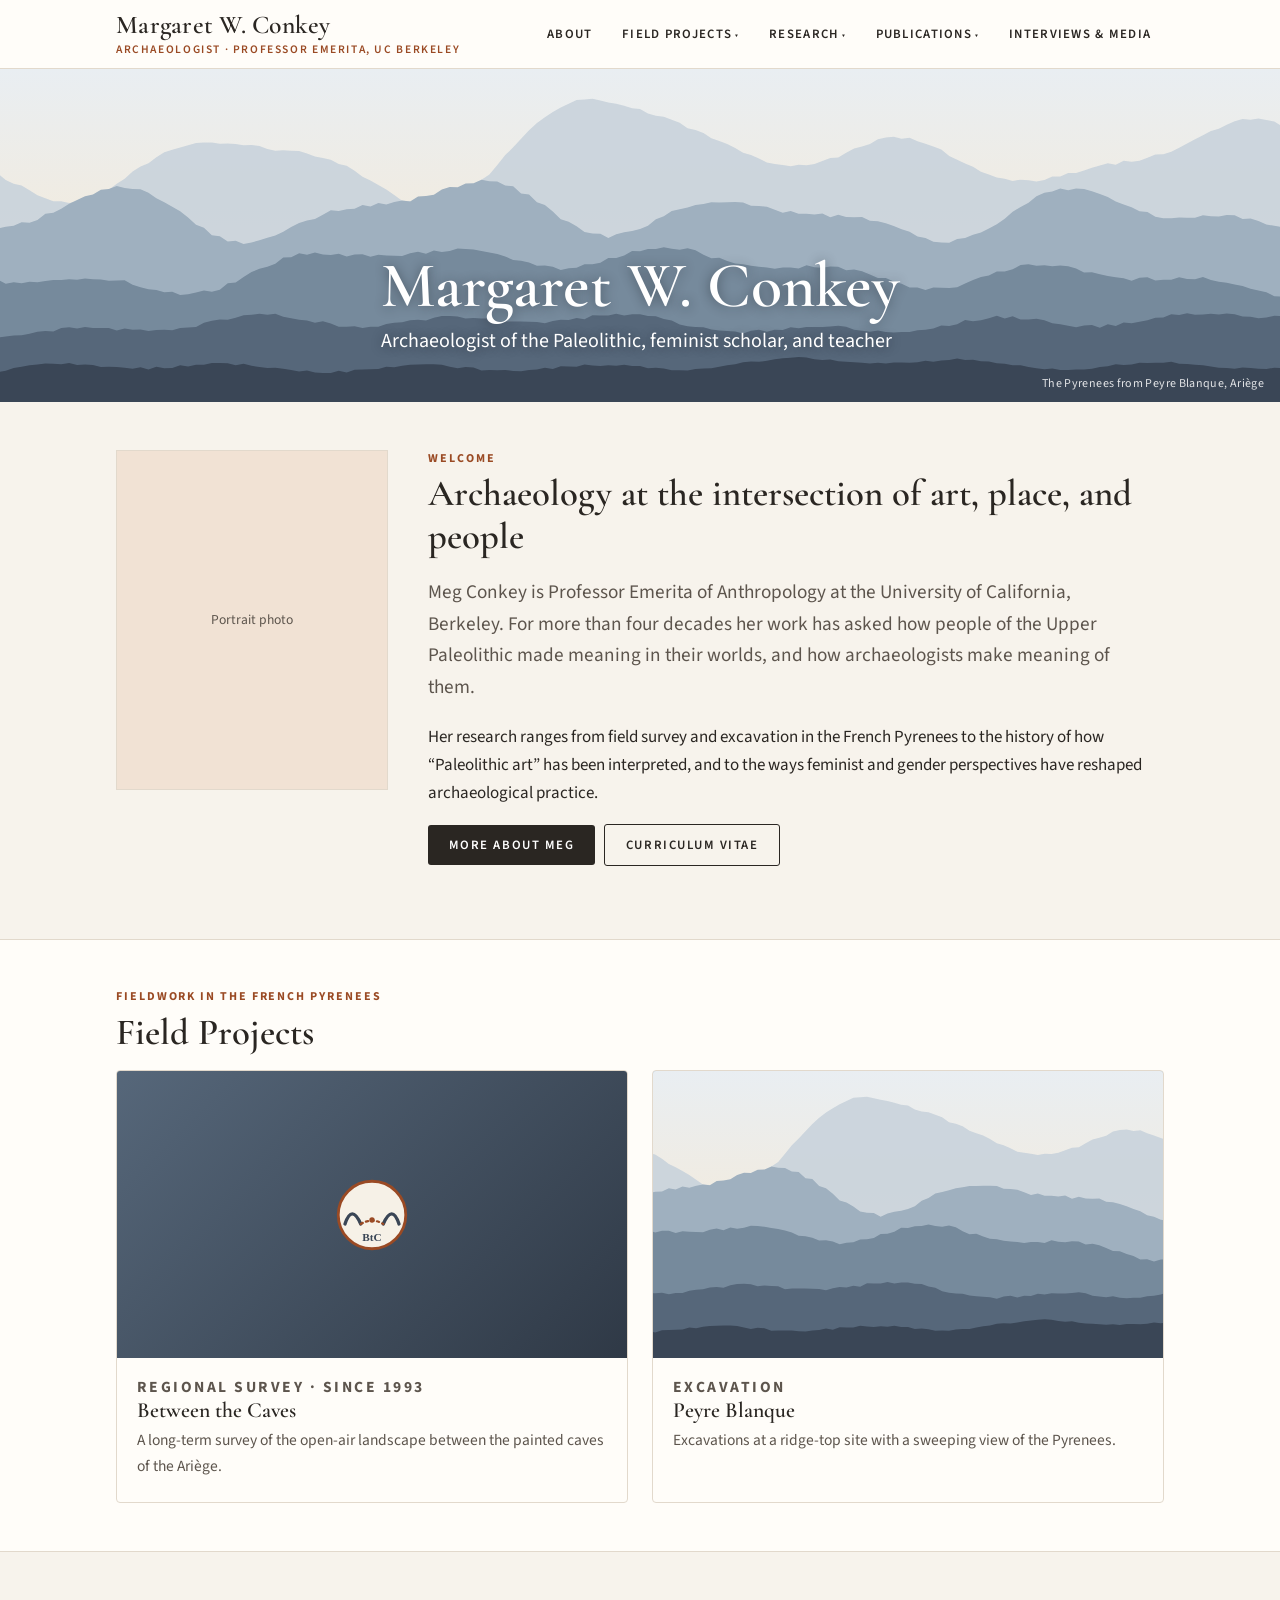
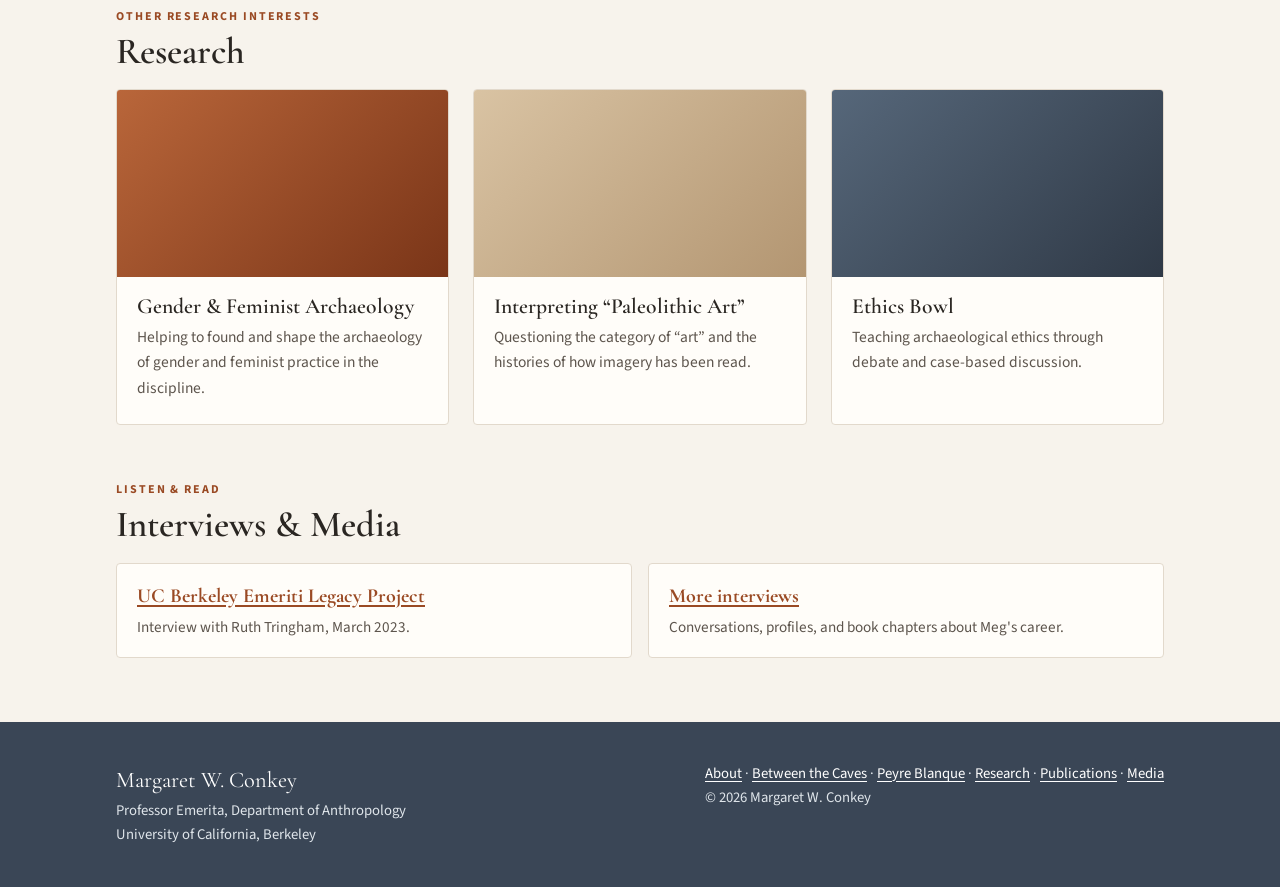
<file: index.html>
<!doctype html>
<html lang="en">
<head>
  <meta charset="utf-8">
  <meta name="viewport" content="width=device-width, initial-scale=1">
  <title>Margaret W. Conkey | Archaeologist</title>
  <meta name="description" content="Margaret W. Conkey, Professor Emerita of Anthropology at UC Berkeley: Paleolithic archaeology in the French Pyrenees, feminist archaeology, and the interpretation of Paleolithic art.">
  <link rel="preconnect" href="https://fonts.googleapis.com">
  <link rel="preconnect" href="https://fonts.gstatic.com" crossorigin>
  <link href="https://fonts.googleapis.com/css2?family=Cormorant+Garamond:wght@500;600;700&family=Source+Sans+3:wght@400;600;700&display=swap" rel="stylesheet">
  <link rel="stylesheet" href="assets/css/style.css">
  <script src="assets/js/site.js" defer></script>
</head>
<body>
  <a class="skip-link" href="#content">Skip to content</a>

  <header class="site-header">
    <div class="wrap">
      <a class="brand" href="index.html">Margaret W. Conkey<small>Archaeologist · Professor Emerita, UC Berkeley</small></a>
      <button class="nav-toggle" aria-expanded="false" aria-controls="main-nav">Menu</button>
      <nav class="main-nav" id="main-nav" aria-label="Main">
        <ul>
          <li><a href="about.html">About</a></li>
          <li class="has-sub">
            <button class="menu-btn" aria-expanded="false">Field Projects</button>
            <ul class="submenu">
              <li><a href="between-the-caves.html">Between the Caves (1993–)</a></li>
              <li><a href="peyre-blanque.html">Peyre Blanque Excavations</a></li>
            </ul>
          </li>
          <li class="has-sub">
            <button class="menu-btn" aria-expanded="false">Research</button>
            <ul class="submenu">
              <li><a href="research.html#gender">Gender &amp; Feminist Archaeology</a></li>
              <li><a href="research.html#paleolithic-art">Interpreting “Paleolithic Art”</a></li>
              <li><a href="research.html#ethics-bowl">Ethics Bowl</a></li>
            </ul>
          </li>
          <li class="has-sub">
            <button class="menu-btn" aria-expanded="false">Publications</button>
            <ul class="submenu">
              <li><a href="publications.html#recent">Recent Publications</a></li>
              <li><a href="publications.html#classic">“Classic” Publications</a></li>
              <li><a href="about.html#cv">Curriculum Vitae</a></li>
            </ul>
          </li>
          <li><a href="media.html">Interviews &amp; Media</a></li>
        </ul>
      </nav>
    </div>
  </header>

  <div class="panorama" role="img" aria-label="Panoramic view of the Pyrenees mountains from the Peyre Blanque site, Ariège, France">
    <div class="wrap hero-text">
      <h1>Margaret W. Conkey</h1>
      <p>Archaeologist of the Paleolithic, feminist scholar, and teacher</p>
    </div>
    <span class="caption">The Pyrenees from Peyre Blanque, Ariège</span>
  </div>

  <main id="content">
    <div class="wrap">
      <section class="intro-grid">
        <div class="portrait"><!-- EDIT: replace with <img src="assets/img/meg-portrait.jpg" alt="Margaret Conkey"> -->Portrait photo</div>
        <div>
          <p class="eyebrow">Welcome</p>
          <h2>Archaeology at the intersection of art, place, and people</h2>
          <!-- EDIT: replace with Meg's own "general background" paragraph(s) -->
          <p class="lede">Meg Conkey is Professor Emerita of Anthropology at the University of California, Berkeley. For more than four decades her work has asked how people of the Upper Paleolithic made meaning in their worlds, and how archaeologists make meaning of them.</p>
          <p>Her research ranges from field survey and excavation in the French Pyrenees to the history of how “Paleolithic art” has been interpreted, and to the ways feminist and gender perspectives have reshaped archaeological practice.</p>
          <p><a class="button" href="about.html">More about Meg</a> &nbsp; <a class="button ghost" href="about.html#cv">Curriculum Vitae</a></p>
        </div>
      </section>
    </div>

    <div class="band" style="margin-top:3.5rem">
      <div class="wrap">
        <section>
          <p class="eyebrow">Fieldwork in the French Pyrenees</p>
          <h2>Field Projects</h2>
          <div class="cards">
            <a class="card" href="between-the-caves.html">
              <div class="thumb slate"><img src="assets/img/btc-mark.svg" alt=""></div>
              <div class="body">
                <p class="eyebrow">Regional survey · since 1993</p>
                <h3>Between the Caves</h3>
                <p>A long-term survey of the open-air landscape between the painted caves of the Ariège.</p>
              </div>
            </a>
            <a class="card" href="peyre-blanque.html">
              <div class="thumb"></div>
              <div class="body">
                <p class="eyebrow">Excavation</p>
                <h3>Peyre Blanque</h3>
                <p>Excavations at a ridge-top site with a sweeping view of the Pyrenees.</p>
              </div>
            </a>
          </div>
        </section>
      </div>
    </div>

    <div class="wrap">
      <section style="margin-top:3.5rem">
        <p class="eyebrow">Other research interests</p>
        <h2>Research</h2>
        <div class="cards">
          <a class="card" href="research.html#gender">
            <div class="thumb ochre"></div>
            <div class="body"><h3>Gender &amp; Feminist Archaeology</h3><p>Helping to found and shape the archaeology of gender and feminist practice in the discipline.</p></div>
          </a>
          <a class="card" href="research.html#paleolithic-art">
            <div class="thumb sand"></div>
            <div class="body"><h3>Interpreting “Paleolithic Art”</h3><p>Questioning the category of “art” and the histories of how imagery has been read.</p></div>
          </a>
          <a class="card" href="research.html#ethics-bowl">
            <div class="thumb slate"></div>
            <div class="body"><h3>Ethics Bowl</h3><p>Teaching archaeological ethics through debate and case-based discussion.</p></div>
          </a>
        </div>
      </section>

      <section>
        <p class="eyebrow">Listen &amp; read</p>
        <h2>Interviews &amp; Media</h2>
        <ul class="links">
          <li><strong><a href="https://retirement.berkeley.edu/meg-conkey-professor-emerita-anthropology">UC Berkeley Emeriti Legacy Project</a></strong><span>Interview with Ruth Tringham, March 2023.</span></li>
          <li><strong><a href="media.html">More interviews</a></strong><span>Conversations, profiles, and book chapters about Meg's career.</span></li>
        </ul>
      </section>
    </div>
  </main>

  <footer class="site-footer">
    <div class="wrap">
      <div>
        <div class="name">Margaret W. Conkey</div>
        Professor Emerita, Department of Anthropology<br>
        University of California, Berkeley
      </div>
      <div>
        <a href="about.html">About</a> · <a href="between-the-caves.html">Between the Caves</a> ·
        <a href="peyre-blanque.html">Peyre Blanque</a> · <a href="research.html">Research</a> ·
        <a href="publications.html">Publications</a> · <a href="media.html">Media</a><br>
        © <span id="year">2026</span> Margaret W. Conkey
      </div>
    </div>
  </footer>
</body>
</html>
</file>
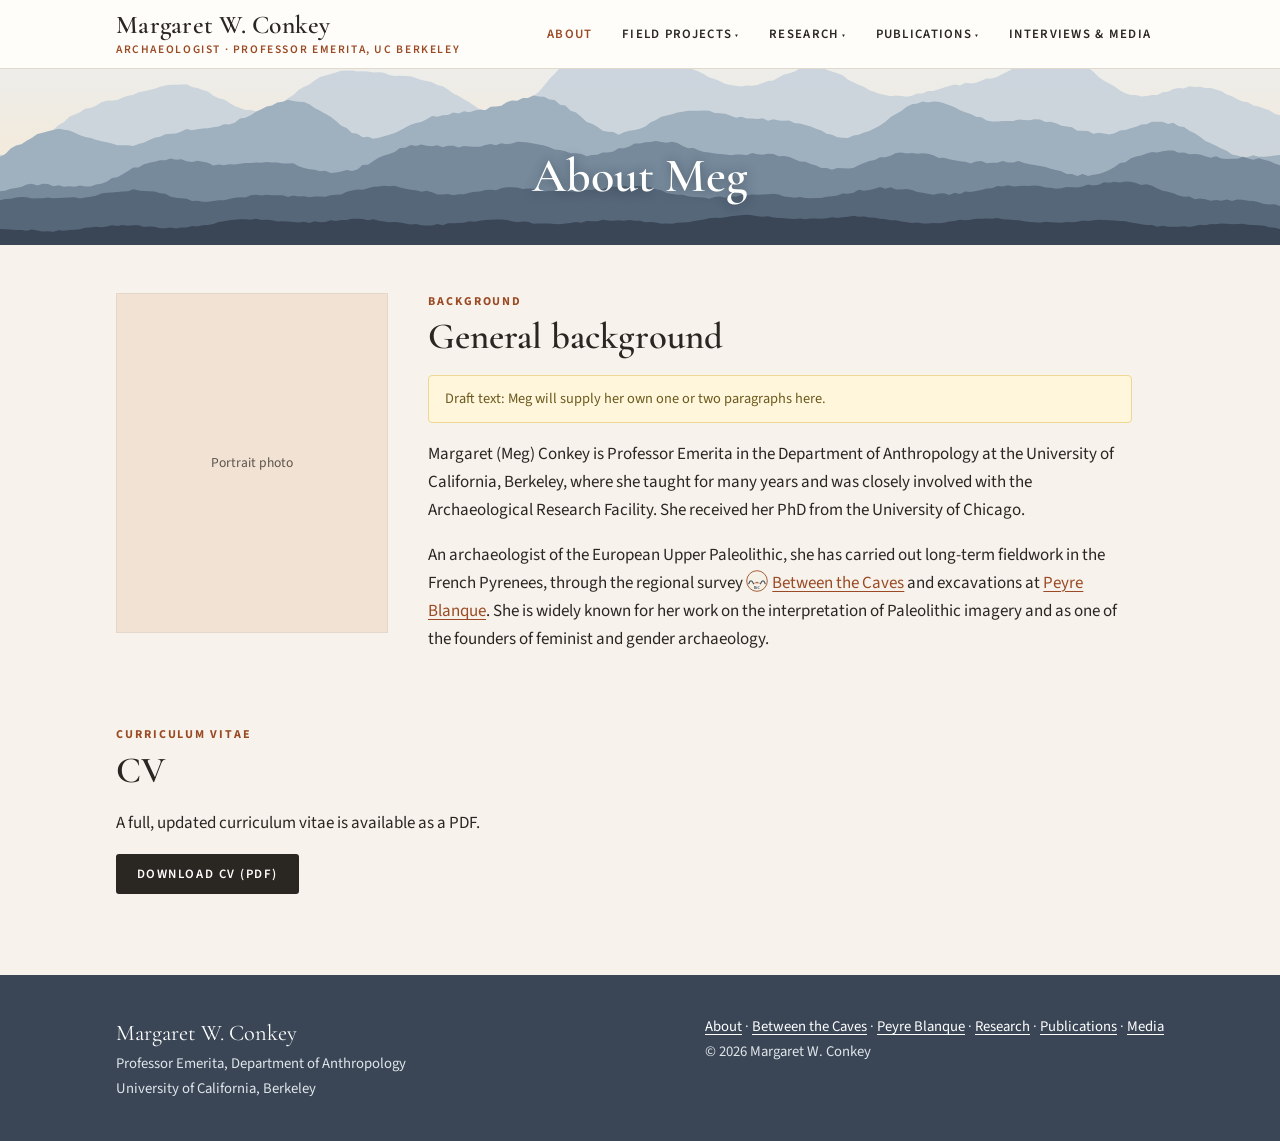
<file: about.html>
<!doctype html>
<html lang="en">
<head>
  <meta charset="utf-8">
  <meta name="viewport" content="width=device-width, initial-scale=1">
  <title>About | Margaret W. Conkey</title>
  <meta name="description" content="Background and curriculum vitae of archaeologist Margaret W. Conkey.">
  <link rel="preconnect" href="https://fonts.googleapis.com">
  <link rel="preconnect" href="https://fonts.gstatic.com" crossorigin>
  <link href="https://fonts.googleapis.com/css2?family=Cormorant+Garamond:wght@500;600;700&family=Source+Sans+3:wght@400;600;700&display=swap" rel="stylesheet">
  <link rel="stylesheet" href="assets/css/style.css">
  <script src="assets/js/site.js" defer></script>
</head>
<body>
  <a class="skip-link" href="#content">Skip to content</a>

  <header class="site-header">
    <div class="wrap">
      <a class="brand" href="index.html">Margaret W. Conkey<small>Archaeologist · Professor Emerita, UC Berkeley</small></a>
      <button class="nav-toggle" aria-expanded="false" aria-controls="main-nav">Menu</button>
      <nav class="main-nav" id="main-nav" aria-label="Main">
        <ul>
          <li><a href="about.html" aria-current="page">About</a></li>
          <li class="has-sub">
            <button class="menu-btn" aria-expanded="false">Field Projects</button>
            <ul class="submenu">
              <li><a href="between-the-caves.html">Between the Caves (1993–)</a></li>
              <li><a href="peyre-blanque.html">Peyre Blanque Excavations</a></li>
            </ul>
          </li>
          <li class="has-sub">
            <button class="menu-btn" aria-expanded="false">Research</button>
            <ul class="submenu">
              <li><a href="research.html#gender">Gender &amp; Feminist Archaeology</a></li>
              <li><a href="research.html#paleolithic-art">Interpreting “Paleolithic Art”</a></li>
              <li><a href="research.html#ethics-bowl">Ethics Bowl</a></li>
            </ul>
          </li>
          <li class="has-sub">
            <button class="menu-btn" aria-expanded="false">Publications</button>
            <ul class="submenu">
              <li><a href="publications.html#recent">Recent Publications</a></li>
              <li><a href="publications.html#classic">“Classic” Publications</a></li>
              <li><a href="about.html#cv">Curriculum Vitae</a></li>
            </ul>
          </li>
          <li><a href="media.html">Interviews &amp; Media</a></li>
        </ul>
      </nav>
    </div>
  </header>

  <div class="panorama short">
    <div class="wrap hero-text"><h1>About Meg</h1></div>
  </div>

  <main id="content">
    <div class="wrap">
      <section class="intro-grid">
        <div class="portrait">Portrait photo</div>
        <div class="prose">
          <p class="eyebrow">Background</p>
          <h2>General background</h2>
          <p class="note">Draft text: Meg will supply her own one or two paragraphs here.</p>
          <!-- EDIT: replace both paragraphs with Meg's background text -->
          <p>Margaret (Meg) Conkey is Professor Emerita in the Department of Anthropology at the University of California, Berkeley, where she taught for many years and was closely involved with the Archaeological Research Facility. She received her PhD from the University of Chicago.</p>
          <p>An archaeologist of the European Upper Paleolithic, she has carried out long-term fieldwork in the French Pyrenees, through the regional survey <a href="between-the-caves.html"><img class="btc-inline" src="assets/img/btc-mark.svg" alt="">Between the Caves</a> and excavations at <a href="peyre-blanque.html">Peyre Blanque</a>. She is widely known for her work on the interpretation of Paleolithic imagery and as one of the founders of feminist and gender archaeology.</p>
        </div>
      </section>

      <section id="cv">
        <p class="eyebrow">Curriculum Vitae</p>
        <h2>CV</h2>
        <p class="prose">A full, updated curriculum vitae is available as a PDF.</p>
        <!-- EDIT: put the PDF at assets/docs/conkey-cv.pdf -->
        <p><a class="button" href="assets/docs/conkey-cv.pdf">Download CV (PDF)</a></p>
      </section>
    </div>
  </main>

  <footer class="site-footer">
    <div class="wrap">
      <div>
        <div class="name">Margaret W. Conkey</div>
        Professor Emerita, Department of Anthropology<br>
        University of California, Berkeley
      </div>
      <div>
        <a href="about.html">About</a> · <a href="between-the-caves.html">Between the Caves</a> ·
        <a href="peyre-blanque.html">Peyre Blanque</a> · <a href="research.html">Research</a> ·
        <a href="publications.html">Publications</a> · <a href="media.html">Media</a><br>
        © <span id="year">2026</span> Margaret W. Conkey
      </div>
    </div>
  </footer>
</body>
</html>
</file>
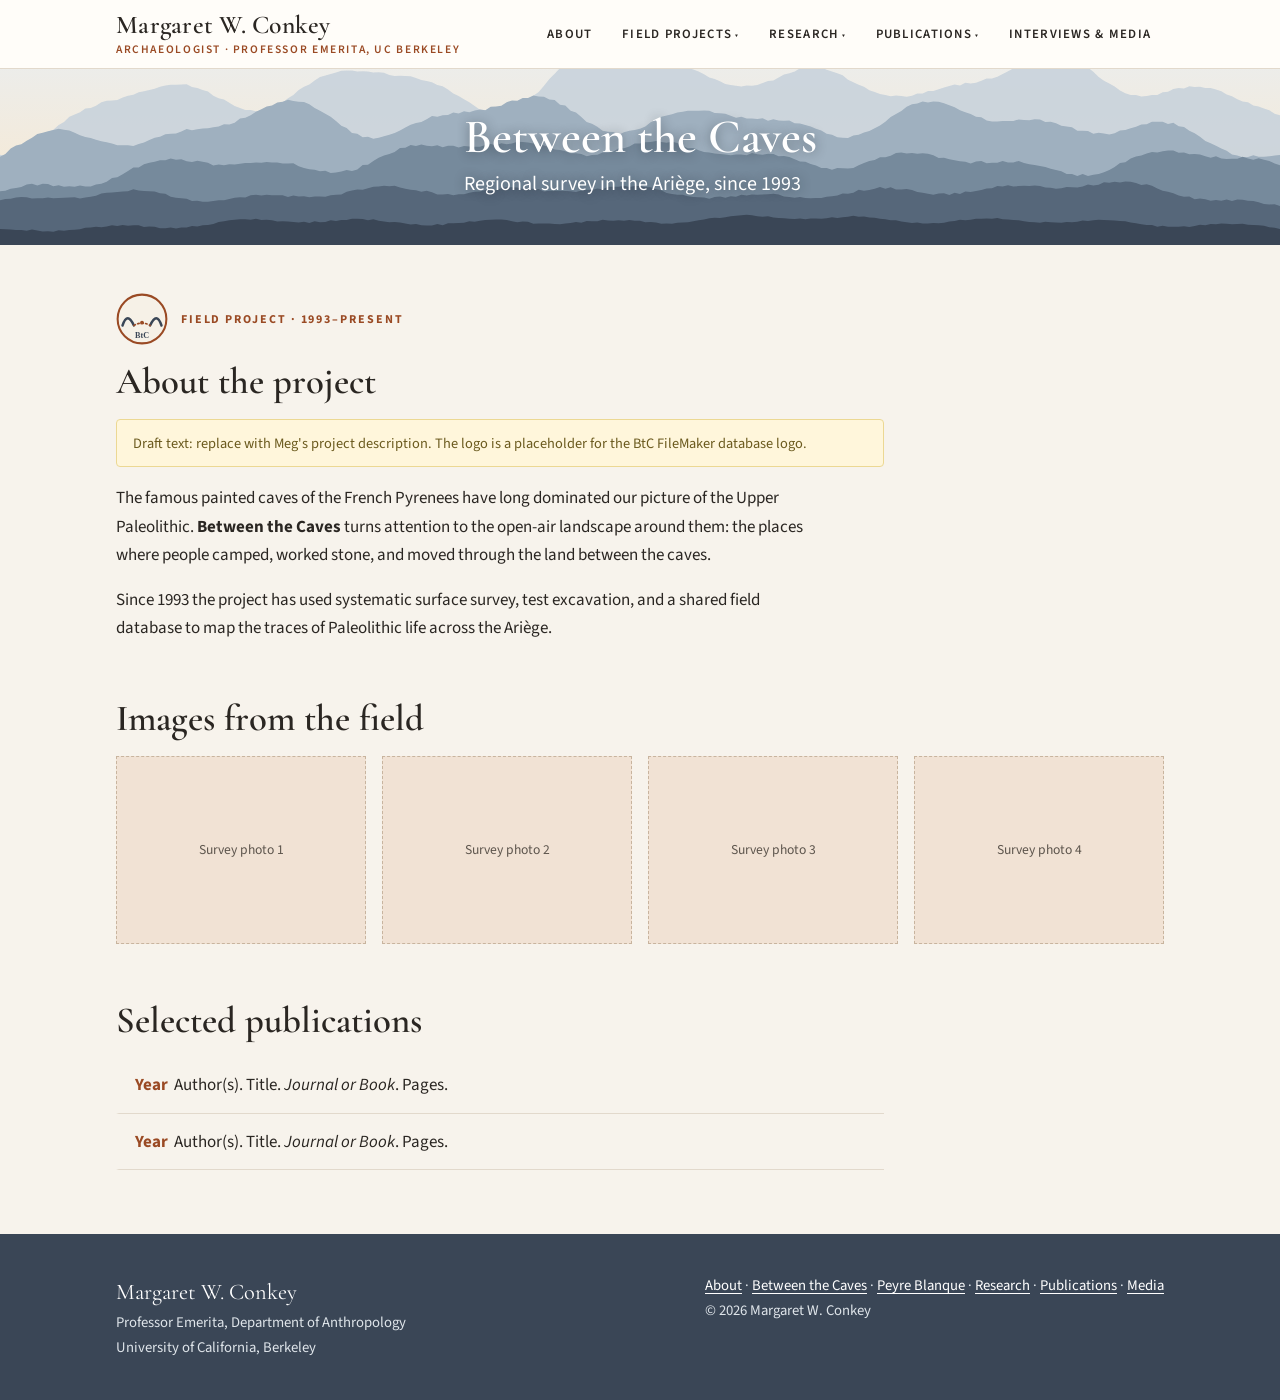
<file: between-the-caves.html>
<!doctype html>
<html lang="en">
<head>
  <meta charset="utf-8">
  <meta name="viewport" content="width=device-width, initial-scale=1">
  <title>Between the Caves | Margaret W. Conkey</title>
  <meta name="description" content="Between the Caves: a regional archaeological survey in the Ariège, French Pyrenees, since 1993.">
  <link rel="preconnect" href="https://fonts.googleapis.com">
  <link rel="preconnect" href="https://fonts.gstatic.com" crossorigin>
  <link href="https://fonts.googleapis.com/css2?family=Cormorant+Garamond:wght@500;600;700&family=Source+Sans+3:wght@400;600;700&display=swap" rel="stylesheet">
  <link rel="stylesheet" href="assets/css/style.css">
  <script src="assets/js/site.js" defer></script>
</head>
<body>
  <a class="skip-link" href="#content">Skip to content</a>

  <header class="site-header">
    <div class="wrap">
      <a class="brand" href="index.html">Margaret W. Conkey<small>Archaeologist · Professor Emerita, UC Berkeley</small></a>
      <button class="nav-toggle" aria-expanded="false" aria-controls="main-nav">Menu</button>
      <nav class="main-nav" id="main-nav" aria-label="Main">
        <ul>
          <li><a href="about.html">About</a></li>
          <li class="has-sub">
            <button class="menu-btn" aria-expanded="false">Field Projects</button>
            <ul class="submenu">
              <li><a href="between-the-caves.html" aria-current="page">Between the Caves (1993–)</a></li>
              <li><a href="peyre-blanque.html">Peyre Blanque Excavations</a></li>
            </ul>
          </li>
          <li class="has-sub">
            <button class="menu-btn" aria-expanded="false">Research</button>
            <ul class="submenu">
              <li><a href="research.html#gender">Gender &amp; Feminist Archaeology</a></li>
              <li><a href="research.html#paleolithic-art">Interpreting “Paleolithic Art”</a></li>
              <li><a href="research.html#ethics-bowl">Ethics Bowl</a></li>
            </ul>
          </li>
          <li class="has-sub">
            <button class="menu-btn" aria-expanded="false">Publications</button>
            <ul class="submenu">
              <li><a href="publications.html#recent">Recent Publications</a></li>
              <li><a href="publications.html#classic">“Classic” Publications</a></li>
              <li><a href="about.html#cv">Curriculum Vitae</a></li>
            </ul>
          </li>
          <li><a href="media.html">Interviews &amp; Media</a></li>
        </ul>
      </nav>
    </div>
  </header>

  <div class="panorama short">
    <div class="wrap hero-text"><h1>Between the Caves</h1><p>Regional survey in the Ariège, since 1993</p></div>
  </div>

  <main id="content">
    <div class="wrap">
      <section>
        <div class="btc-flag"><img src="assets/img/btc-mark.svg" alt="Between the Caves logo"><p class="eyebrow" style="margin:0">Field project · 1993–present</p></div>
        <h2 style="margin-top:1rem">About the project</h2>
        <p class="note">Draft text: replace with Meg's project description. The logo is a placeholder for the BtC FileMaker database logo.</p>
        <div class="prose">
          <!-- EDIT: project description -->
          <p>The famous painted caves of the French Pyrenees have long dominated our picture of the Upper Paleolithic. <strong>Between the Caves</strong> turns attention to the open-air landscape around them: the places where people camped, worked stone, and moved through the land between the caves.</p>
          <p>Since 1993 the project has used systematic surface survey, test excavation, and a shared field database to map the traces of Paleolithic life across the Ariège.</p>
        </div>
      </section>

      <section>
        <h2>Images from the field</h2>
        <!-- EDIT: replace placeholders with <img src="assets/img/btc-1.jpg" alt="..."> -->
        <div class="gallery">
          <div class="ph">Survey photo 1</div><div class="ph">Survey photo 2</div>
          <div class="ph">Survey photo 3</div><div class="ph">Survey photo 4</div>
        </div>
      </section>

      <section>
        <h2>Selected publications</h2>
        <ul class="pubs">
          <!-- EDIT: add BtC publications -->
          <li><span class="year">Year</span>Author(s). Title. <em>Journal or Book</em>. Pages.</li>
          <li><span class="year">Year</span>Author(s). Title. <em>Journal or Book</em>. Pages.</li>
        </ul>
      </section>
    </div>
  </main>

  <footer class="site-footer">
    <div class="wrap">
      <div>
        <div class="name">Margaret W. Conkey</div>
        Professor Emerita, Department of Anthropology<br>
        University of California, Berkeley
      </div>
      <div>
        <a href="about.html">About</a> · <a href="between-the-caves.html">Between the Caves</a> ·
        <a href="peyre-blanque.html">Peyre Blanque</a> · <a href="research.html">Research</a> ·
        <a href="publications.html">Publications</a> · <a href="media.html">Media</a><br>
        © <span id="year">2026</span> Margaret W. Conkey
      </div>
    </div>
  </footer>
</body>
</html>
</file>
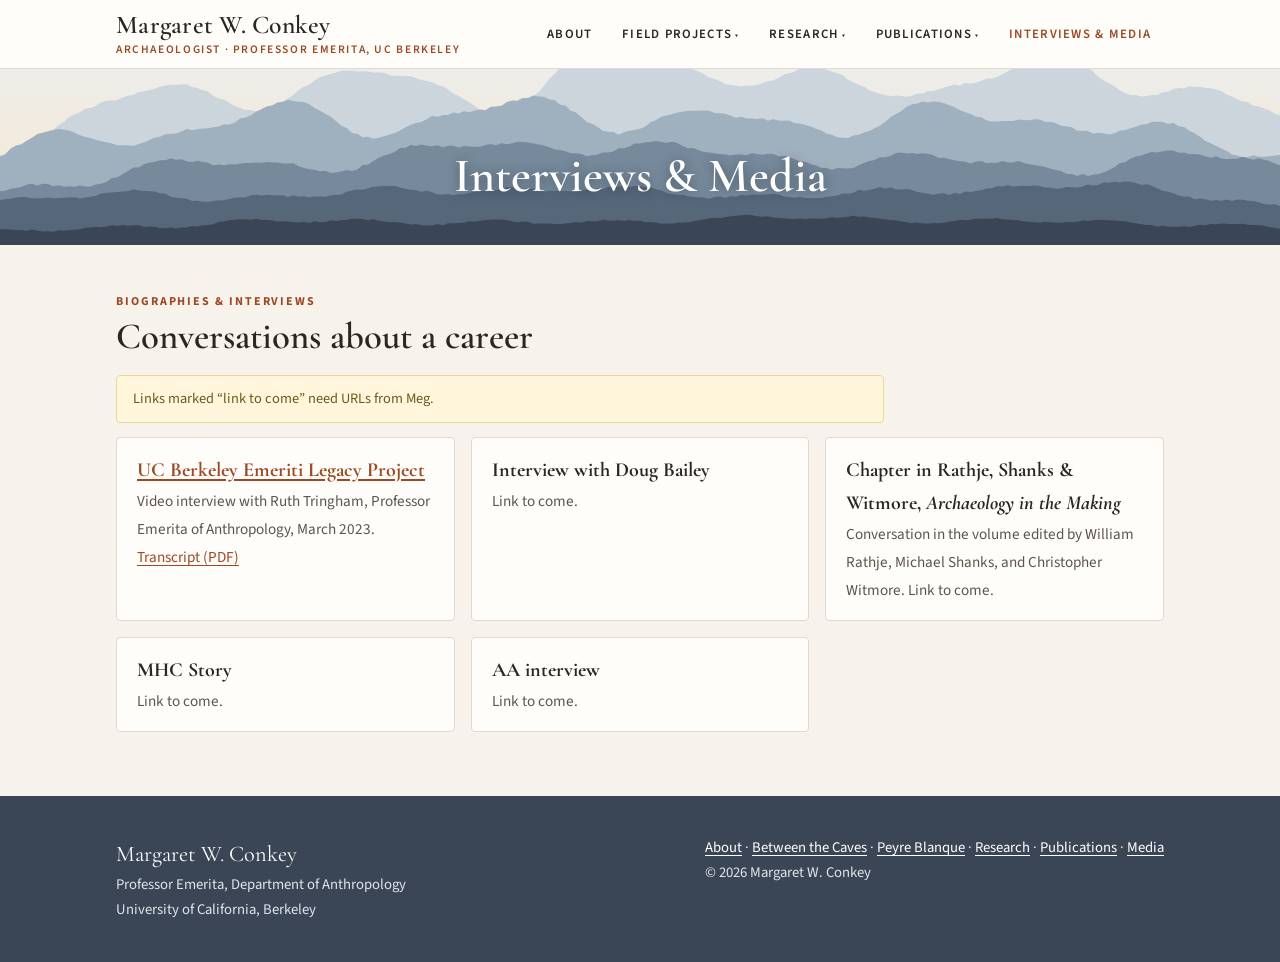
<file: media.html>
<!doctype html>
<html lang="en">
<head>
  <meta charset="utf-8">
  <meta name="viewport" content="width=device-width, initial-scale=1">
  <title>Interviews &amp; Media | Margaret W. Conkey</title>
  <meta name="description" content="Interviews, profiles, and biographical materials about archaeologist Margaret W. Conkey.">
  <link rel="preconnect" href="https://fonts.googleapis.com">
  <link rel="preconnect" href="https://fonts.gstatic.com" crossorigin>
  <link href="https://fonts.googleapis.com/css2?family=Cormorant+Garamond:wght@500;600;700&family=Source+Sans+3:wght@400;600;700&display=swap" rel="stylesheet">
  <link rel="stylesheet" href="assets/css/style.css">
  <script src="assets/js/site.js" defer></script>
</head>
<body>
  <a class="skip-link" href="#content">Skip to content</a>

  <header class="site-header">
    <div class="wrap">
      <a class="brand" href="index.html">Margaret W. Conkey<small>Archaeologist · Professor Emerita, UC Berkeley</small></a>
      <button class="nav-toggle" aria-expanded="false" aria-controls="main-nav">Menu</button>
      <nav class="main-nav" id="main-nav" aria-label="Main">
        <ul>
          <li><a href="about.html">About</a></li>
          <li class="has-sub">
            <button class="menu-btn" aria-expanded="false">Field Projects</button>
            <ul class="submenu">
              <li><a href="between-the-caves.html">Between the Caves (1993–)</a></li>
              <li><a href="peyre-blanque.html">Peyre Blanque Excavations</a></li>
            </ul>
          </li>
          <li class="has-sub">
            <button class="menu-btn" aria-expanded="false">Research</button>
            <ul class="submenu">
              <li><a href="research.html#gender">Gender &amp; Feminist Archaeology</a></li>
              <li><a href="research.html#paleolithic-art">Interpreting “Paleolithic Art”</a></li>
              <li><a href="research.html#ethics-bowl">Ethics Bowl</a></li>
            </ul>
          </li>
          <li class="has-sub">
            <button class="menu-btn" aria-expanded="false">Publications</button>
            <ul class="submenu">
              <li><a href="publications.html#recent">Recent Publications</a></li>
              <li><a href="publications.html#classic">“Classic” Publications</a></li>
              <li><a href="about.html#cv">Curriculum Vitae</a></li>
            </ul>
          </li>
          <li><a href="media.html" aria-current="page">Interviews &amp; Media</a></li>
        </ul>
      </nav>
    </div>
  </header>

  <div class="panorama short">
    <div class="wrap hero-text"><h1>Interviews &amp; Media</h1></div>
  </div>

  <main id="content">
    <div class="wrap">
      <section>
        <p class="eyebrow">Biographies &amp; interviews</p>
        <h2>Conversations about a career</h2>
        <p class="note">Links marked “link to come” need URLs from Meg.</p>
        <ul class="links">
          <li>
            <strong><a href="https://retirement.berkeley.edu/meg-conkey-professor-emerita-anthropology">UC Berkeley Emeriti Legacy Project</a></strong>
            <span>Video interview with Ruth Tringham, Professor Emerita of Anthropology, March 2023. <a href="https://retirement.berkeley.edu/sites/default/files/meg_conkey_transcript_for_webpage.pdf">Transcript (PDF)</a></span>
          </li>
          <li><strong>Interview with Doug Bailey</strong><span>Link to come.</span></li>
          <li><strong>Chapter in Rathje, Shanks &amp; Witmore, <em>Archaeology in the Making</em></strong><span>Conversation in the volume edited by William Rathje, Michael Shanks, and Christopher Witmore. Link to come.</span></li>
          <li><strong>MHC Story</strong><span>Link to come.</span></li>
          <li><strong>AA interview</strong><span>Link to come.</span></li>
        </ul>
      </section>
    </div>
  </main>

  <footer class="site-footer">
    <div class="wrap">
      <div>
        <div class="name">Margaret W. Conkey</div>
        Professor Emerita, Department of Anthropology<br>
        University of California, Berkeley
      </div>
      <div>
        <a href="about.html">About</a> · <a href="between-the-caves.html">Between the Caves</a> ·
        <a href="peyre-blanque.html">Peyre Blanque</a> · <a href="research.html">Research</a> ·
        <a href="publications.html">Publications</a> · <a href="media.html">Media</a><br>
        © <span id="year">2026</span> Margaret W. Conkey
      </div>
    </div>
  </footer>
</body>
</html>
</file>
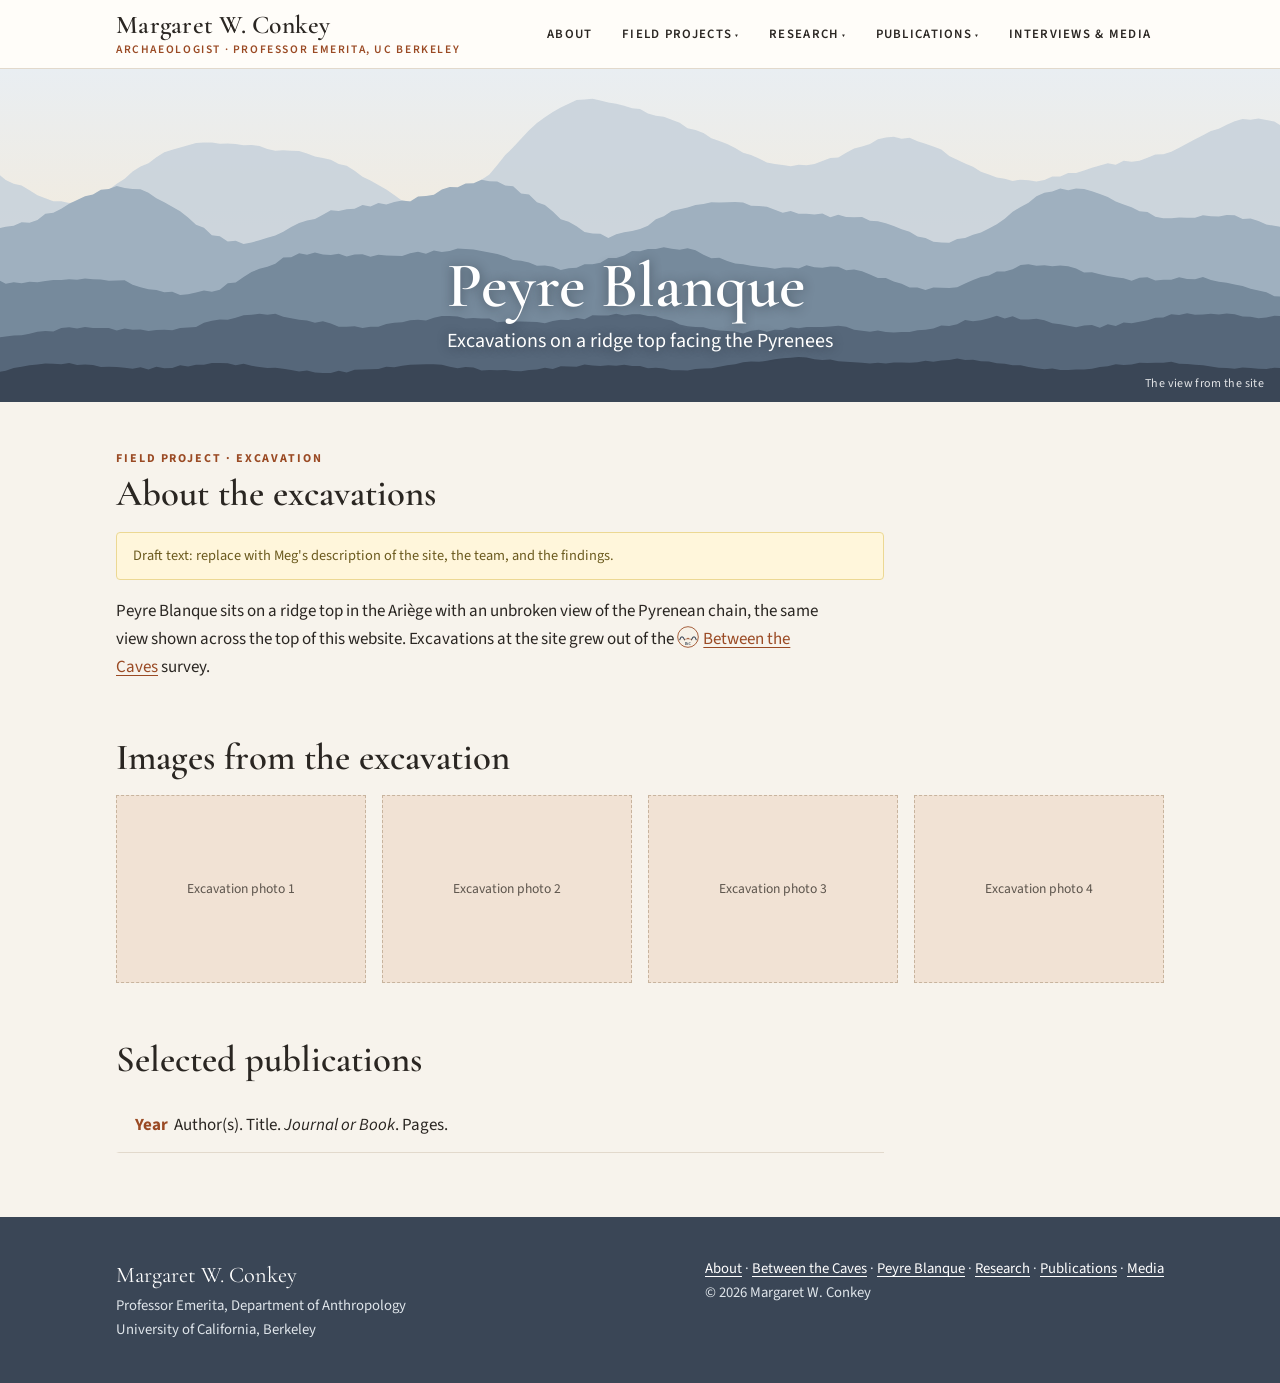
<file: peyre-blanque.html>
<!doctype html>
<html lang="en">
<head>
  <meta charset="utf-8">
  <meta name="viewport" content="width=device-width, initial-scale=1">
  <title>Peyre Blanque | Margaret W. Conkey</title>
  <meta name="description" content="Excavations at Peyre Blanque, a ridge-top archaeological site in the Ariège, French Pyrenees.">
  <link rel="preconnect" href="https://fonts.googleapis.com">
  <link rel="preconnect" href="https://fonts.gstatic.com" crossorigin>
  <link href="https://fonts.googleapis.com/css2?family=Cormorant+Garamond:wght@500;600;700&family=Source+Sans+3:wght@400;600;700&display=swap" rel="stylesheet">
  <link rel="stylesheet" href="assets/css/style.css">
  <script src="assets/js/site.js" defer></script>
</head>
<body>
  <a class="skip-link" href="#content">Skip to content</a>

  <header class="site-header">
    <div class="wrap">
      <a class="brand" href="index.html">Margaret W. Conkey<small>Archaeologist · Professor Emerita, UC Berkeley</small></a>
      <button class="nav-toggle" aria-expanded="false" aria-controls="main-nav">Menu</button>
      <nav class="main-nav" id="main-nav" aria-label="Main">
        <ul>
          <li><a href="about.html">About</a></li>
          <li class="has-sub">
            <button class="menu-btn" aria-expanded="false">Field Projects</button>
            <ul class="submenu">
              <li><a href="between-the-caves.html">Between the Caves (1993–)</a></li>
              <li><a href="peyre-blanque.html" aria-current="page">Peyre Blanque Excavations</a></li>
            </ul>
          </li>
          <li class="has-sub">
            <button class="menu-btn" aria-expanded="false">Research</button>
            <ul class="submenu">
              <li><a href="research.html#gender">Gender &amp; Feminist Archaeology</a></li>
              <li><a href="research.html#paleolithic-art">Interpreting “Paleolithic Art”</a></li>
              <li><a href="research.html#ethics-bowl">Ethics Bowl</a></li>
            </ul>
          </li>
          <li class="has-sub">
            <button class="menu-btn" aria-expanded="false">Publications</button>
            <ul class="submenu">
              <li><a href="publications.html#recent">Recent Publications</a></li>
              <li><a href="publications.html#classic">“Classic” Publications</a></li>
              <li><a href="about.html#cv">Curriculum Vitae</a></li>
            </ul>
          </li>
          <li><a href="media.html">Interviews &amp; Media</a></li>
        </ul>
      </nav>
    </div>
  </header>

  <div class="panorama">
    <div class="wrap hero-text"><h1>Peyre Blanque</h1><p>Excavations on a ridge top facing the Pyrenees</p></div>
    <span class="caption">The view from the site</span>
  </div>

  <main id="content">
    <div class="wrap">
      <section>
        <p class="eyebrow">Field project · Excavation</p>
        <h2>About the excavations</h2>
        <p class="note">Draft text: replace with Meg's description of the site, the team, and the findings.</p>
        <div class="prose">
          <!-- EDIT: site description -->
          <p>Peyre Blanque sits on a ridge top in the Ariège with an unbroken view of the Pyrenean chain, the same view shown across the top of this website. Excavations at the site grew out of the <a href="between-the-caves.html"><img class="btc-inline" src="assets/img/btc-mark.svg" alt="">Between the Caves</a> survey.</p>
        </div>
      </section>

      <section>
        <h2>Images from the excavation</h2>
        <div class="gallery">
          <div class="ph">Excavation photo 1</div><div class="ph">Excavation photo 2</div>
          <div class="ph">Excavation photo 3</div><div class="ph">Excavation photo 4</div>
        </div>
      </section>

      <section>
        <h2>Selected publications</h2>
        <ul class="pubs">
          <li><span class="year">Year</span>Author(s). Title. <em>Journal or Book</em>. Pages.</li>
        </ul>
      </section>
    </div>
  </main>

  <footer class="site-footer">
    <div class="wrap">
      <div>
        <div class="name">Margaret W. Conkey</div>
        Professor Emerita, Department of Anthropology<br>
        University of California, Berkeley
      </div>
      <div>
        <a href="about.html">About</a> · <a href="between-the-caves.html">Between the Caves</a> ·
        <a href="peyre-blanque.html">Peyre Blanque</a> · <a href="research.html">Research</a> ·
        <a href="publications.html">Publications</a> · <a href="media.html">Media</a><br>
        © <span id="year">2026</span> Margaret W. Conkey
      </div>
    </div>
  </footer>
</body>
</html>
</file>
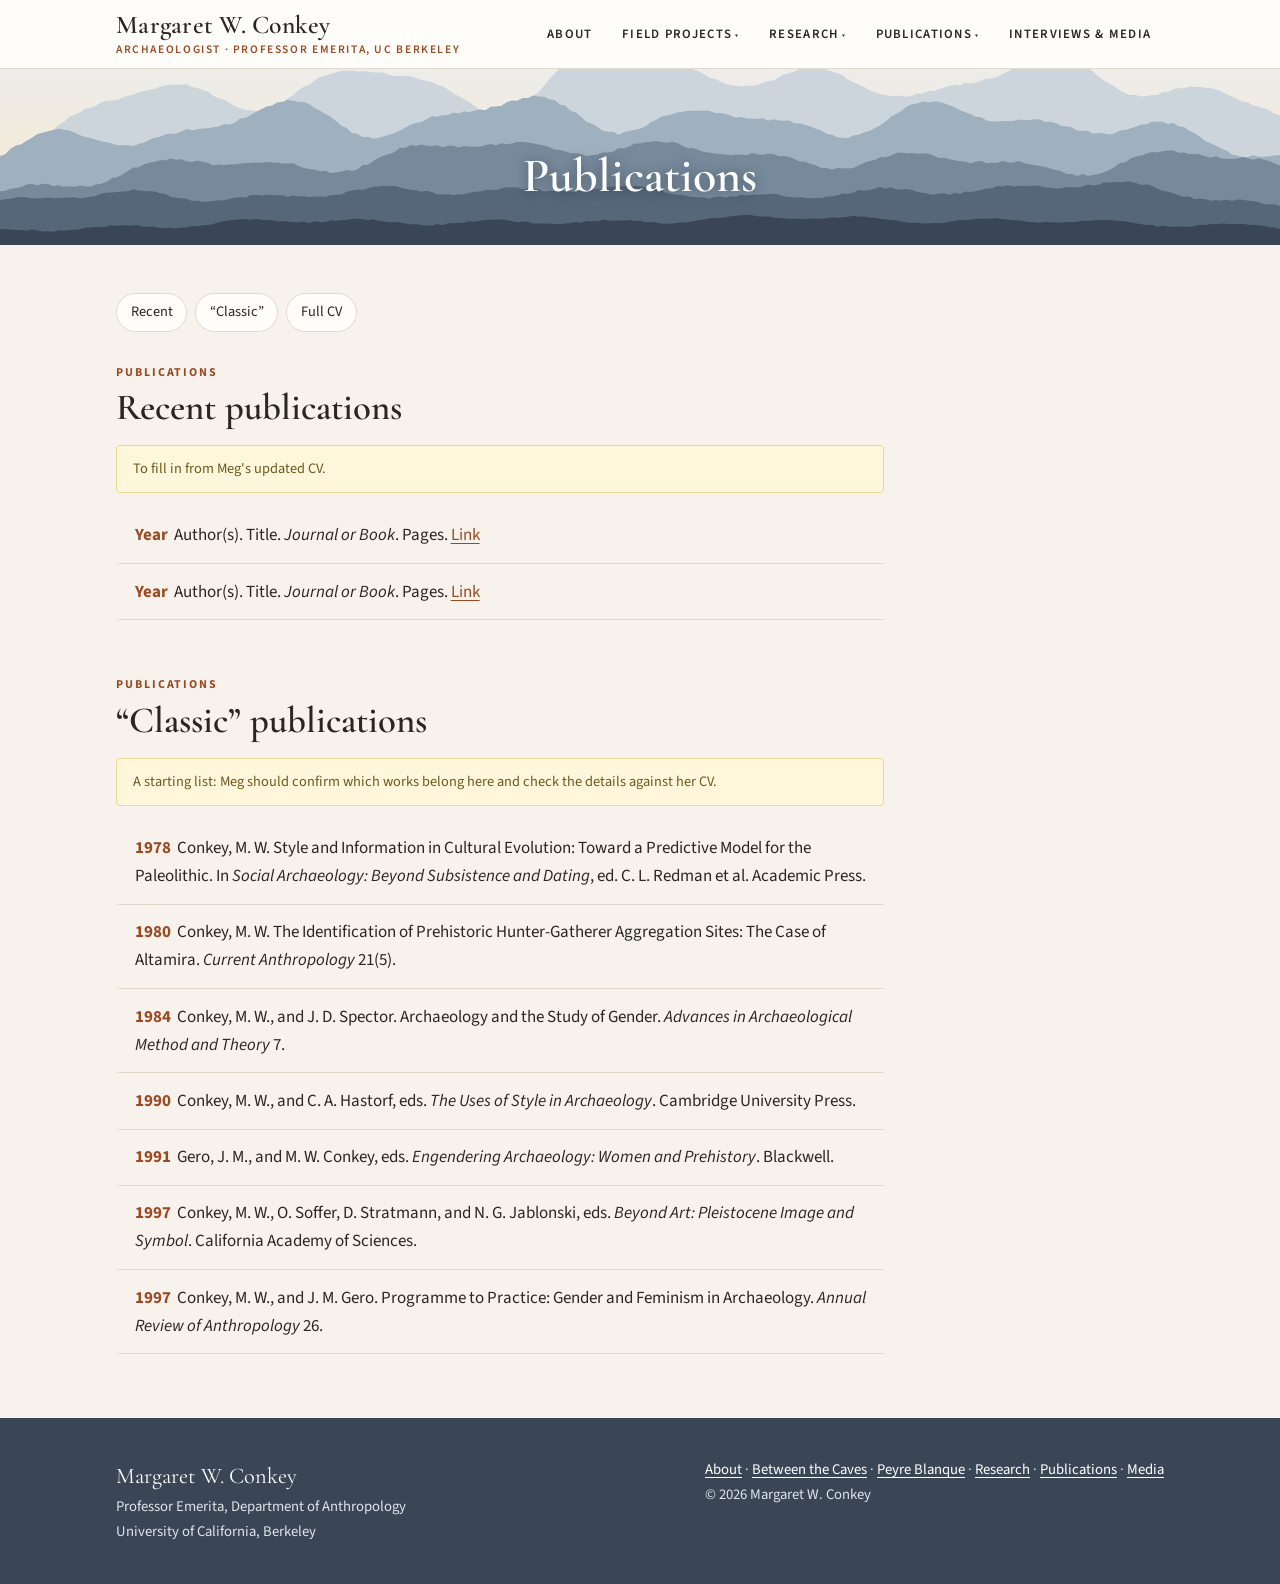
<file: publications.html>
<!doctype html>
<html lang="en">
<head>
  <meta charset="utf-8">
  <meta name="viewport" content="width=device-width, initial-scale=1">
  <title>Publications | Margaret W. Conkey</title>
  <meta name="description" content="Recent and classic publications by archaeologist Margaret W. Conkey.">
  <link rel="preconnect" href="https://fonts.googleapis.com">
  <link rel="preconnect" href="https://fonts.gstatic.com" crossorigin>
  <link href="https://fonts.googleapis.com/css2?family=Cormorant+Garamond:wght@500;600;700&family=Source+Sans+3:wght@400;600;700&display=swap" rel="stylesheet">
  <link rel="stylesheet" href="assets/css/style.css">
  <script src="assets/js/site.js" defer></script>
</head>
<body>
  <a class="skip-link" href="#content">Skip to content</a>

  <header class="site-header">
    <div class="wrap">
      <a class="brand" href="index.html">Margaret W. Conkey<small>Archaeologist · Professor Emerita, UC Berkeley</small></a>
      <button class="nav-toggle" aria-expanded="false" aria-controls="main-nav">Menu</button>
      <nav class="main-nav" id="main-nav" aria-label="Main">
        <ul>
          <li><a href="about.html">About</a></li>
          <li class="has-sub">
            <button class="menu-btn" aria-expanded="false">Field Projects</button>
            <ul class="submenu">
              <li><a href="between-the-caves.html">Between the Caves (1993–)</a></li>
              <li><a href="peyre-blanque.html">Peyre Blanque Excavations</a></li>
            </ul>
          </li>
          <li class="has-sub">
            <button class="menu-btn" aria-expanded="false">Research</button>
            <ul class="submenu">
              <li><a href="research.html#gender">Gender &amp; Feminist Archaeology</a></li>
              <li><a href="research.html#paleolithic-art">Interpreting “Paleolithic Art”</a></li>
              <li><a href="research.html#ethics-bowl">Ethics Bowl</a></li>
            </ul>
          </li>
          <li class="has-sub">
            <button class="menu-btn" aria-expanded="false">Publications</button>
            <ul class="submenu">
              <li><a href="publications.html#recent">Recent Publications</a></li>
              <li><a href="publications.html#classic">“Classic” Publications</a></li>
              <li><a href="about.html#cv">Curriculum Vitae</a></li>
            </ul>
          </li>
          <li><a href="media.html">Interviews &amp; Media</a></li>
        </ul>
      </nav>
    </div>
  </header>

  <div class="panorama short">
    <div class="wrap hero-text"><h1>Publications</h1></div>
  </div>

  <main id="content">
    <div class="wrap">
      <ul class="toc">
        <li><a href="#recent">Recent</a></li>
        <li><a href="#classic">“Classic”</a></li>
        <li><a href="about.html#cv">Full CV</a></li>
      </ul>

      <section id="recent">
        <p class="eyebrow">Publications</p>
        <h2>Recent publications</h2>
        <p class="note">To fill in from Meg's updated CV.</p>
        <ul class="pubs">
          <!-- EDIT: add recent publications, newest first -->
          <li><span class="year">Year</span>Author(s). Title. <em>Journal or Book</em>. Pages. <a href="#">Link</a></li>
          <li><span class="year">Year</span>Author(s). Title. <em>Journal or Book</em>. Pages. <a href="#">Link</a></li>
        </ul>
      </section>

      <section id="classic">
        <p class="eyebrow">Publications</p>
        <h2>“Classic” publications</h2>
        <p class="note">A starting list: Meg should confirm which works belong here and check the details against her CV.</p>
        <ul class="pubs">
          <li><span class="year">1978</span>Conkey, M. W. Style and Information in Cultural Evolution: Toward a Predictive Model for the Paleolithic. In <em>Social Archaeology: Beyond Subsistence and Dating</em>, ed. C. L. Redman et al. Academic Press.</li>
          <li><span class="year">1980</span>Conkey, M. W. The Identification of Prehistoric Hunter-Gatherer Aggregation Sites: The Case of Altamira. <em>Current Anthropology</em> 21(5).</li>
          <li><span class="year">1984</span>Conkey, M. W., and J. D. Spector. Archaeology and the Study of Gender. <em>Advances in Archaeological Method and Theory</em> 7.</li>
          <li><span class="year">1990</span>Conkey, M. W., and C. A. Hastorf, eds. <em>The Uses of Style in Archaeology</em>. Cambridge University Press.</li>
          <li><span class="year">1991</span>Gero, J. M., and M. W. Conkey, eds. <em>Engendering Archaeology: Women and Prehistory</em>. Blackwell.</li>
          <li><span class="year">1997</span>Conkey, M. W., O. Soffer, D. Stratmann, and N. G. Jablonski, eds. <em>Beyond Art: Pleistocene Image and Symbol</em>. California Academy of Sciences.</li>
          <li><span class="year">1997</span>Conkey, M. W., and J. M. Gero. Programme to Practice: Gender and Feminism in Archaeology. <em>Annual Review of Anthropology</em> 26.</li>
        </ul>
      </section>
    </div>
  </main>

  <footer class="site-footer">
    <div class="wrap">
      <div>
        <div class="name">Margaret W. Conkey</div>
        Professor Emerita, Department of Anthropology<br>
        University of California, Berkeley
      </div>
      <div>
        <a href="about.html">About</a> · <a href="between-the-caves.html">Between the Caves</a> ·
        <a href="peyre-blanque.html">Peyre Blanque</a> · <a href="research.html">Research</a> ·
        <a href="publications.html">Publications</a> · <a href="media.html">Media</a><br>
        © <span id="year">2026</span> Margaret W. Conkey
      </div>
    </div>
  </footer>
</body>
</html>
</file>
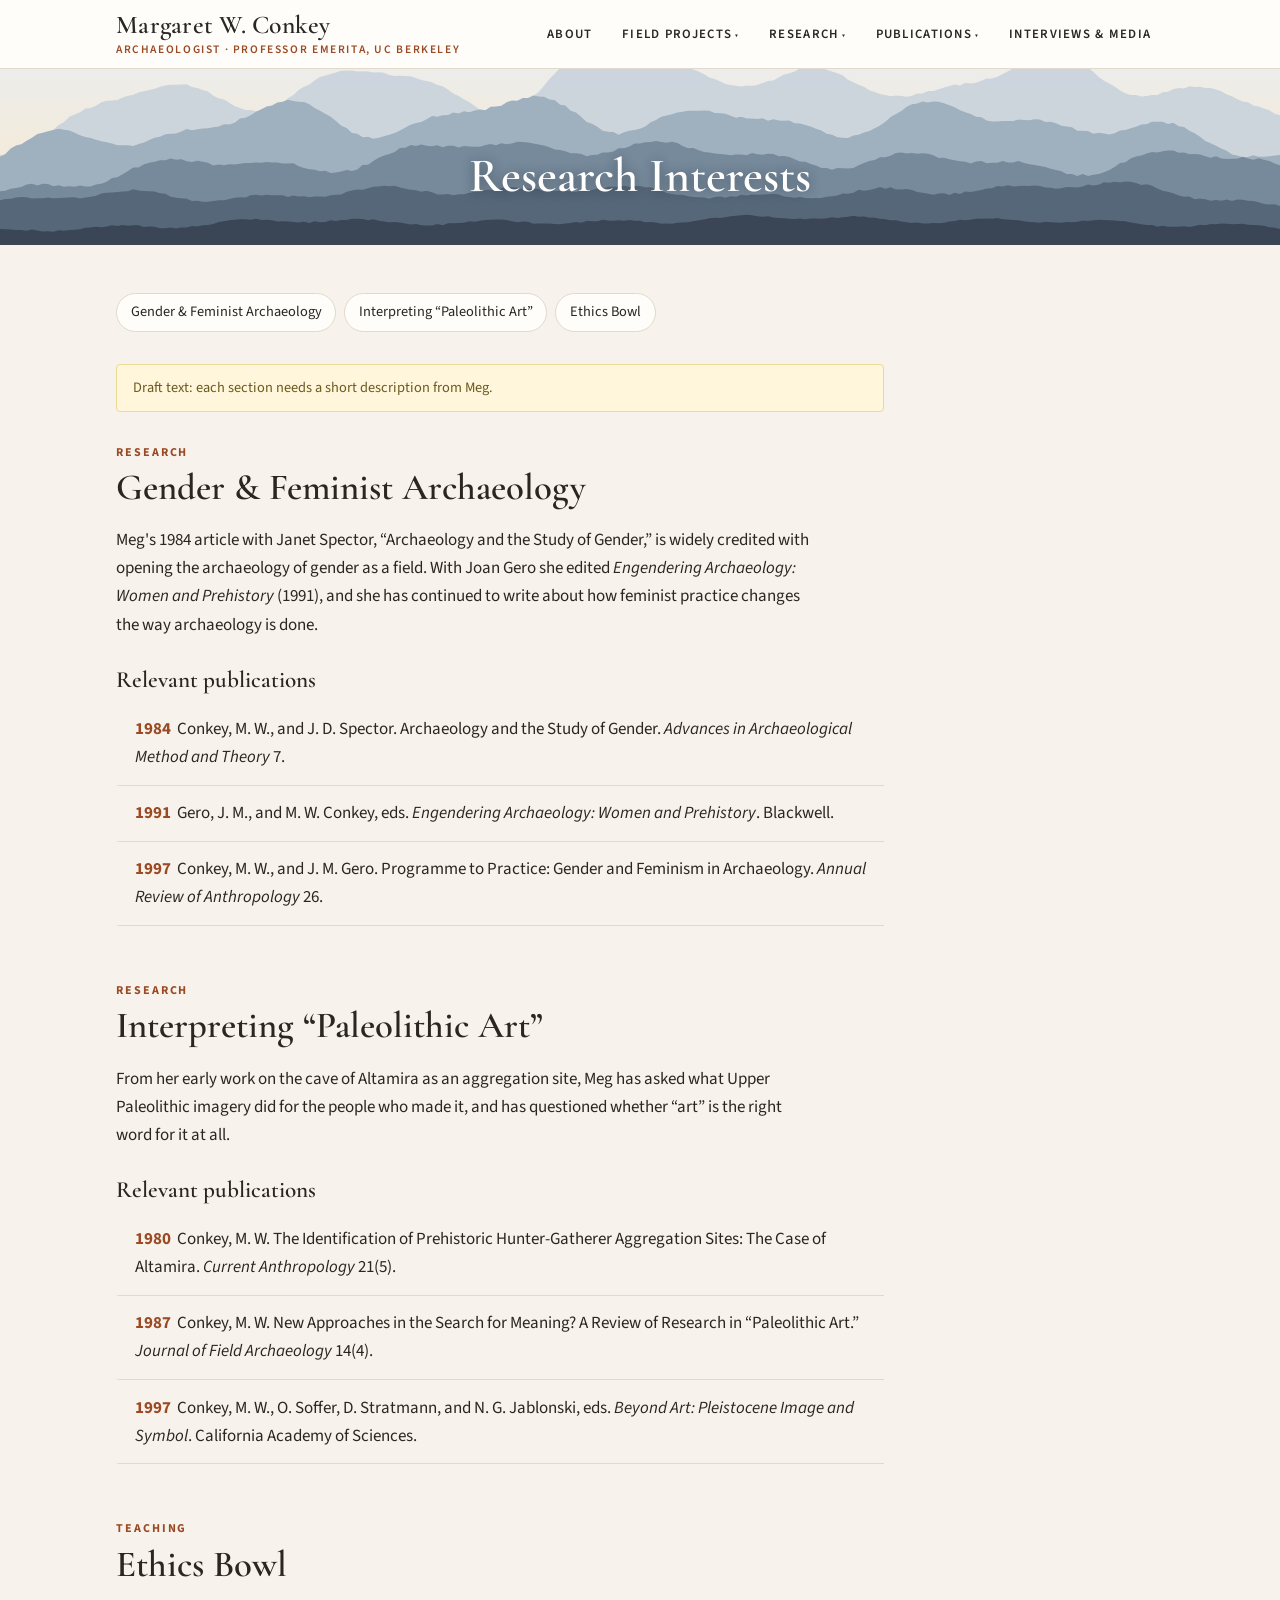
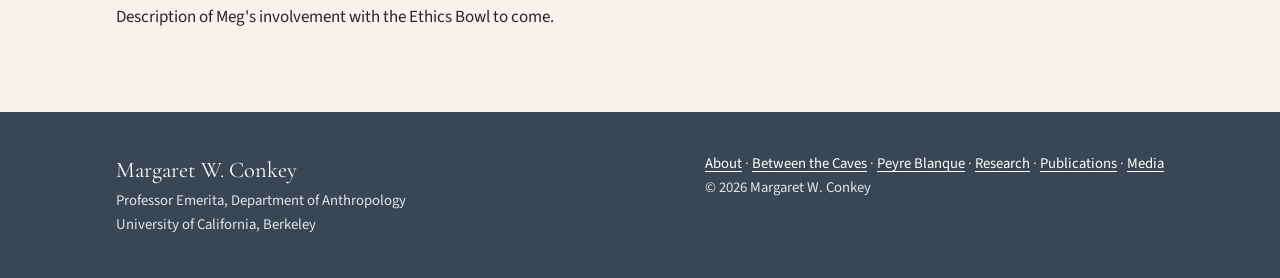
<file: research.html>
<!doctype html>
<html lang="en">
<head>
  <meta charset="utf-8">
  <meta name="viewport" content="width=device-width, initial-scale=1">
  <title>Research | Margaret W. Conkey</title>
  <meta name="description" content="Research interests of Margaret W. Conkey: gender and feminist archaeology, the interpretation of Paleolithic art, and the Ethics Bowl.">
  <link rel="preconnect" href="https://fonts.googleapis.com">
  <link rel="preconnect" href="https://fonts.gstatic.com" crossorigin>
  <link href="https://fonts.googleapis.com/css2?family=Cormorant+Garamond:wght@500;600;700&family=Source+Sans+3:wght@400;600;700&display=swap" rel="stylesheet">
  <link rel="stylesheet" href="assets/css/style.css">
  <script src="assets/js/site.js" defer></script>
</head>
<body>
  <a class="skip-link" href="#content">Skip to content</a>

  <header class="site-header">
    <div class="wrap">
      <a class="brand" href="index.html">Margaret W. Conkey<small>Archaeologist · Professor Emerita, UC Berkeley</small></a>
      <button class="nav-toggle" aria-expanded="false" aria-controls="main-nav">Menu</button>
      <nav class="main-nav" id="main-nav" aria-label="Main">
        <ul>
          <li><a href="about.html">About</a></li>
          <li class="has-sub">
            <button class="menu-btn" aria-expanded="false">Field Projects</button>
            <ul class="submenu">
              <li><a href="between-the-caves.html">Between the Caves (1993–)</a></li>
              <li><a href="peyre-blanque.html">Peyre Blanque Excavations</a></li>
            </ul>
          </li>
          <li class="has-sub">
            <button class="menu-btn" aria-expanded="false">Research</button>
            <ul class="submenu">
              <li><a href="research.html#gender">Gender &amp; Feminist Archaeology</a></li>
              <li><a href="research.html#paleolithic-art">Interpreting “Paleolithic Art”</a></li>
              <li><a href="research.html#ethics-bowl">Ethics Bowl</a></li>
            </ul>
          </li>
          <li class="has-sub">
            <button class="menu-btn" aria-expanded="false">Publications</button>
            <ul class="submenu">
              <li><a href="publications.html#recent">Recent Publications</a></li>
              <li><a href="publications.html#classic">“Classic” Publications</a></li>
              <li><a href="about.html#cv">Curriculum Vitae</a></li>
            </ul>
          </li>
          <li><a href="media.html">Interviews &amp; Media</a></li>
        </ul>
      </nav>
    </div>
  </header>

  <div class="panorama short">
    <div class="wrap hero-text"><h1>Research Interests</h1></div>
  </div>

  <main id="content">
    <div class="wrap">
      <ul class="toc">
        <li><a href="#gender">Gender &amp; Feminist Archaeology</a></li>
        <li><a href="#paleolithic-art">Interpreting “Paleolithic Art”</a></li>
        <li><a href="#ethics-bowl">Ethics Bowl</a></li>
      </ul>
      <p class="note">Draft text: each section needs a short description from Meg.</p>

      <section id="gender" style="margin-top:2rem">
        <p class="eyebrow">Research</p>
        <h2>Gender &amp; Feminist Archaeology</h2>
        <div class="prose">
          <!-- EDIT -->
          <p>Meg's 1984 article with Janet Spector, “Archaeology and the Study of Gender,” is widely credited with opening the archaeology of gender as a field. With Joan Gero she edited <em>Engendering Archaeology: Women and Prehistory</em> (1991), and she has continued to write about how feminist practice changes the way archaeology is done.</p>
        </div>
        <h3>Relevant publications</h3>
        <ul class="pubs">
          <li><span class="year">1984</span>Conkey, M. W., and J. D. Spector. Archaeology and the Study of Gender. <em>Advances in Archaeological Method and Theory</em> 7.</li>
          <li><span class="year">1991</span>Gero, J. M., and M. W. Conkey, eds. <em>Engendering Archaeology: Women and Prehistory</em>. Blackwell.</li>
          <li><span class="year">1997</span>Conkey, M. W., and J. M. Gero. Programme to Practice: Gender and Feminism in Archaeology. <em>Annual Review of Anthropology</em> 26.</li>
        </ul>
      </section>

      <section id="paleolithic-art">
        <p class="eyebrow">Research</p>
        <h2>Interpreting “Paleolithic Art”</h2>
        <div class="prose">
          <!-- EDIT -->
          <p>From her early work on the cave of Altamira as an aggregation site, Meg has asked what Upper Paleolithic imagery did for the people who made it, and has questioned whether “art” is the right word for it at all.</p>
        </div>
        <h3>Relevant publications</h3>
        <ul class="pubs">
          <li><span class="year">1980</span>Conkey, M. W. The Identification of Prehistoric Hunter-Gatherer Aggregation Sites: The Case of Altamira. <em>Current Anthropology</em> 21(5).</li>
          <li><span class="year">1987</span>Conkey, M. W. New Approaches in the Search for Meaning? A Review of Research in “Paleolithic Art.” <em>Journal of Field Archaeology</em> 14(4).</li>
          <li><span class="year">1997</span>Conkey, M. W., O. Soffer, D. Stratmann, and N. G. Jablonski, eds. <em>Beyond Art: Pleistocene Image and Symbol</em>. California Academy of Sciences.</li>
        </ul>
      </section>

      <section id="ethics-bowl">
        <p class="eyebrow">Teaching</p>
        <h2>Ethics Bowl</h2>
        <div class="prose">
          <!-- EDIT -->
          <p>Description of Meg's involvement with the Ethics Bowl to come.</p>
        </div>
      </section>
    </div>
  </main>

  <footer class="site-footer">
    <div class="wrap">
      <div>
        <div class="name">Margaret W. Conkey</div>
        Professor Emerita, Department of Anthropology<br>
        University of California, Berkeley
      </div>
      <div>
        <a href="about.html">About</a> · <a href="between-the-caves.html">Between the Caves</a> ·
        <a href="peyre-blanque.html">Peyre Blanque</a> · <a href="research.html">Research</a> ·
        <a href="publications.html">Publications</a> · <a href="media.html">Media</a><br>
        © <span id="year">2026</span> Margaret W. Conkey
      </div>
    </div>
  </footer>
</body>
</html>
</file>
<file: assets/css/style.css>
/* Margaret W. Conkey — site styles
   Palette: limestone ground, charcoal ink, red-ochre accent, Pyrenean slate. */
:root {
  --ground: #f7f3ec;
  --paper: #fffdf9;
  --ink: #2a2622;
  --ink-soft: #5d554d;
  --ochre: #9a4a24;
  --ochre-soft: #f1e2d4;
  --slate: #3a4656;
  --rule: #e2d9cc;
  --serif: "Cormorant Garamond", "EB Garamond", Georgia, "Times New Roman", serif;
  --sans: "Source Sans 3", "Helvetica Neue", Arial, sans-serif;
  --max: 68rem;
}

* { box-sizing: border-box; }
html { scroll-behavior: smooth; }
body {
  margin: 0;
  background: var(--ground);
  color: var(--ink);
  font: 1.0625rem/1.65 var(--sans);
}
img { max-width: 100%; height: auto; display: block; }
a { color: var(--ochre); text-underline-offset: 3px; }
a:hover { color: var(--slate); }

.skip-link {
  position: absolute; left: -999px; top: 0;
  background: var(--ink); color: #fff; padding: .5rem 1rem; z-index: 100;
}
.skip-link:focus { left: 1rem; }

.wrap { max-width: var(--max); margin: 0 auto; padding-inline: 1.25rem; }

/* ---------- Header + nav ---------- */
.site-header {
  background: var(--paper);
  border-bottom: 1px solid var(--rule);
  position: sticky; top: 0; z-index: 50;
}
.site-header .wrap {
  display: flex; align-items: center; justify-content: space-between;
  gap: 1rem; min-height: 4.25rem;
}
.brand {
  font-family: var(--serif); font-size: 1.6rem; font-weight: 600;
  color: var(--ink); text-decoration: none; letter-spacing: .01em; line-height: 1.1;
}
.brand small {
  display: block; font-family: var(--sans); font-size: .72rem; font-weight: 600;
  letter-spacing: .14em; text-transform: uppercase; color: var(--ochre); margin-top: .3rem;
}

.nav-toggle {
  display: none; background: none; border: 1px solid var(--rule); border-radius: 4px;
  padding: .45rem .7rem; font: 600 .85rem var(--sans); color: var(--ink); cursor: pointer;
}

.main-nav > ul { list-style: none; margin: 0; padding: 0; display: flex; gap: .25rem; }
.main-nav li { position: relative; }
.main-nav a, .main-nav .menu-btn {
  display: block; padding: .55rem .8rem; color: var(--ink); text-decoration: none;
  font: 600 .8rem/1 var(--sans); letter-spacing: .1em; text-transform: uppercase;
  background: none; border: 0; cursor: pointer; border-radius: 3px;
}
.main-nav a:hover, .main-nav .menu-btn:hover,
.main-nav a[aria-current="page"] { color: var(--ochre); }
.menu-btn::after { content: " ▾"; font-size: .7em; }

.submenu {
  list-style: none; margin: 0; padding: .4rem 0;
  position: absolute; left: 0; top: 100%; min-width: 15rem;
  background: var(--paper); border: 1px solid var(--rule); border-top: 3px solid var(--ochre);
  box-shadow: 0 10px 24px rgba(42, 38, 34, .12);
  opacity: 0; visibility: hidden; transform: translateY(4px);
  transition: opacity .15s, transform .15s, visibility .15s;
}
.submenu a {
  text-transform: none; letter-spacing: 0; font-size: .95rem; font-weight: 400; padding: .55rem 1rem;
}
.has-sub:hover > .submenu,
.has-sub:focus-within > .submenu,
.has-sub.open > .submenu { opacity: 1; visibility: visible; transform: none; }

/* ---------- Panorama banner ---------- */
.panorama {
  position: relative;
  /* To use the real photo of the Pyrenees from Peyre Blanque, drop it in
     assets/img/ and change the url below, e.g. url("../img/pyrenees-photo.jpg") */
  background: #c9d3dc url("../img/pyrenees-panorama.svg") center bottom / cover no-repeat;
  min-height: clamp(11rem, 26vw, 22rem);
  display: flex; align-items: flex-end;
}
.panorama.short { min-height: clamp(7rem, 14vw, 11rem); }
.panorama .caption {
  position: absolute; right: 1rem; bottom: .5rem;
  font-size: .75rem; color: rgba(255,255,255,.85); letter-spacing: .03em;
}
.panorama .hero-text {
  padding-bottom: clamp(1.25rem, 4vw, 2.75rem); color: #fff;
  text-shadow: 0 1px 12px rgba(20, 24, 30, .45);
}
.hero-text h1 {
  font-family: var(--serif); font-weight: 600; margin: 0; color: #fff;
  font-size: clamp(2.2rem, 5.5vw, 4rem); line-height: 1.05;
}
.hero-text p { margin: .35rem 0 0; font-size: clamp(1rem, 1.8vw, 1.25rem); }
.panorama.short .hero-text h1 { font-size: clamp(1.9rem, 4.2vw, 3rem); }

/* ---------- Content ---------- */
main { padding-block: 3rem 4rem; }
section + section { margin-top: 3.5rem; }

h1, h2, h3 { font-family: var(--serif); font-weight: 600; line-height: 1.15; color: var(--ink); }
h2 { font-size: clamp(1.8rem, 3vw, 2.3rem); margin: 0 0 1rem; }
h3 { font-size: 1.45rem; margin: 1.75rem 0 .5rem; }
.eyebrow {
  font: 700 .75rem var(--sans); letter-spacing: .16em; text-transform: uppercase;
  color: var(--ochre); margin: 0 0 .4rem;
}
.lede { font-size: 1.2rem; color: var(--ink-soft); max-width: 44rem; }
.prose { max-width: 44rem; }

.intro-grid { display: grid; grid-template-columns: 17rem 1fr; gap: 2.5rem; align-items: start; }
.portrait {
  aspect-ratio: 4 / 5; background: var(--ochre-soft); border: 1px solid var(--rule);
  display: grid; place-items: center; color: var(--ink-soft); font-size: .85rem; text-align: center; padding: 1rem;
}

.cards { display: grid; grid-template-columns: repeat(auto-fit, minmax(min(15rem, 100%), 1fr)); gap: 1.5rem; }
.card {
  background: var(--paper); border: 1px solid var(--rule); border-radius: 4px; overflow: hidden;
  display: flex; flex-direction: column; text-decoration: none; color: inherit;
  transition: transform .15s, box-shadow .15s;
}
a.card:hover { transform: translateY(-3px); box-shadow: 0 10px 22px rgba(42,38,34,.1); color: inherit; }
.card .thumb {
  aspect-ratio: 16 / 9; background: #9fb0bf url("../img/pyrenees-panorama.svg") center bottom / cover;
  display: grid; place-items: center;
}
.card .thumb.ochre { background: linear-gradient(135deg, #b9663a, #7a3518); }
.card .thumb.slate { background: linear-gradient(135deg, #56677a, #2f3946); }
.card .thumb.sand { background: linear-gradient(135deg, #d9c3a3, #b39672); }
.card .thumb img { width: 4.5rem; }
.card .body { padding: 1.1rem 1.25rem 1.4rem; }
.card h3 { margin: 0 0 .35rem; font-size: 1.35rem; }
.card p { margin: 0; color: var(--ink-soft); font-size: .97rem; }

.band { background: var(--paper); border-block: 1px solid var(--rule); padding-block: 3rem; }
.band section + section { margin-top: 0; }

.btc-flag { display: flex; align-items: center; gap: .8rem; }
.btc-flag img { width: 3.25rem; flex: none; }
.btc-inline { display: inline-block; width: 1.3em; vertical-align: -.25em; margin-right: .25em; }

.pubs { list-style: none; padding: 0; margin: 0; max-width: 48rem; }
.pubs li {
  padding: .85rem 0 .85rem 1rem; border-bottom: 1px solid var(--rule);
  border-left: 3px solid transparent;
}
.pubs li:hover { border-left-color: var(--ochre); }
.pubs .year { font-weight: 700; color: var(--ochre); margin-right: .35rem; }

.links { list-style: none; padding: 0; margin: 0; display: grid; gap: 1rem; grid-template-columns: repeat(auto-fit, minmax(min(18rem, 100%), 1fr)); }
.links li { background: var(--paper); border: 1px solid var(--rule); padding: 1rem 1.25rem; border-radius: 4px; }
.links strong { display: block; font-family: var(--serif); font-size: 1.25rem; }
.links span { color: var(--ink-soft); font-size: .95rem; }

.gallery { display: grid; grid-template-columns: repeat(auto-fill, minmax(min(13rem, 100%), 1fr)); gap: 1rem; }
.gallery .ph {
  aspect-ratio: 4 / 3; background: var(--ochre-soft); border: 1px dashed #c8b49e;
  display: grid; place-items: center; color: var(--ink-soft); font-size: .85rem; text-align: center; padding: .5rem;
}

.button {
  display: inline-block; padding: .7rem 1.3rem; background: var(--ink); color: #fff; text-decoration: none;
  font: 600 .8rem var(--sans); letter-spacing: .12em; text-transform: uppercase; border-radius: 3px;
}
.button:hover { background: var(--ochre); color: #fff; }
.button.ghost { background: transparent; color: var(--ink); border: 1px solid var(--ink); }
.button.ghost:hover { background: var(--ink); color: #fff; }

.note {
  background: #fff6db; border: 1px solid #ecd893; padding: .7rem 1rem; border-radius: 4px;
  font-size: .9rem; color: #6b5a1e; max-width: 48rem;
}

.toc { display: flex; flex-wrap: wrap; gap: .5rem; margin: 0 0 2rem; padding: 0; list-style: none; }
.toc a {
  display: block; padding: .4rem .85rem; border: 1px solid var(--rule); border-radius: 999px;
  text-decoration: none; color: var(--ink); font-size: .9rem; background: var(--paper);
}
.toc a:hover { border-color: var(--ochre); color: var(--ochre); }

/* ---------- Footer ---------- */
.site-footer { background: var(--slate); color: #dfe5ea; padding-block: 2.5rem; font-size: .92rem; }
.site-footer a { color: #fff; }
.site-footer .wrap { display: flex; flex-wrap: wrap; justify-content: space-between; gap: 1.5rem; }
.site-footer .name { font-family: var(--serif); font-size: 1.4rem; color: #fff; }

/* ---------- Mobile ---------- */
@media (max-width: 860px) {
  .nav-toggle { display: block; }
  .main-nav {
    position: absolute; left: 0; right: 0; top: 100%;
    background: var(--paper); border-bottom: 1px solid var(--rule); display: none;
  }
  .main-nav.open { display: block; }
  .main-nav > ul { flex-direction: column; padding: .5rem 1.25rem 1rem; }
  .main-nav a, .main-nav .menu-btn { padding: .8rem 0; width: 100%; text-align: left; }
  .submenu {
    position: static; box-shadow: none; border: 0; border-left: 2px solid var(--ochre);
    opacity: 1; visibility: visible; transform: none; display: none; padding: 0 0 .5rem; min-width: 0;
  }
  .has-sub:hover > .submenu, .has-sub:focus-within > .submenu { display: none; }
  .has-sub.open > .submenu { display: block; }
  .intro-grid { grid-template-columns: 1fr; }
  .portrait { max-width: 15rem; }
}
</file>
